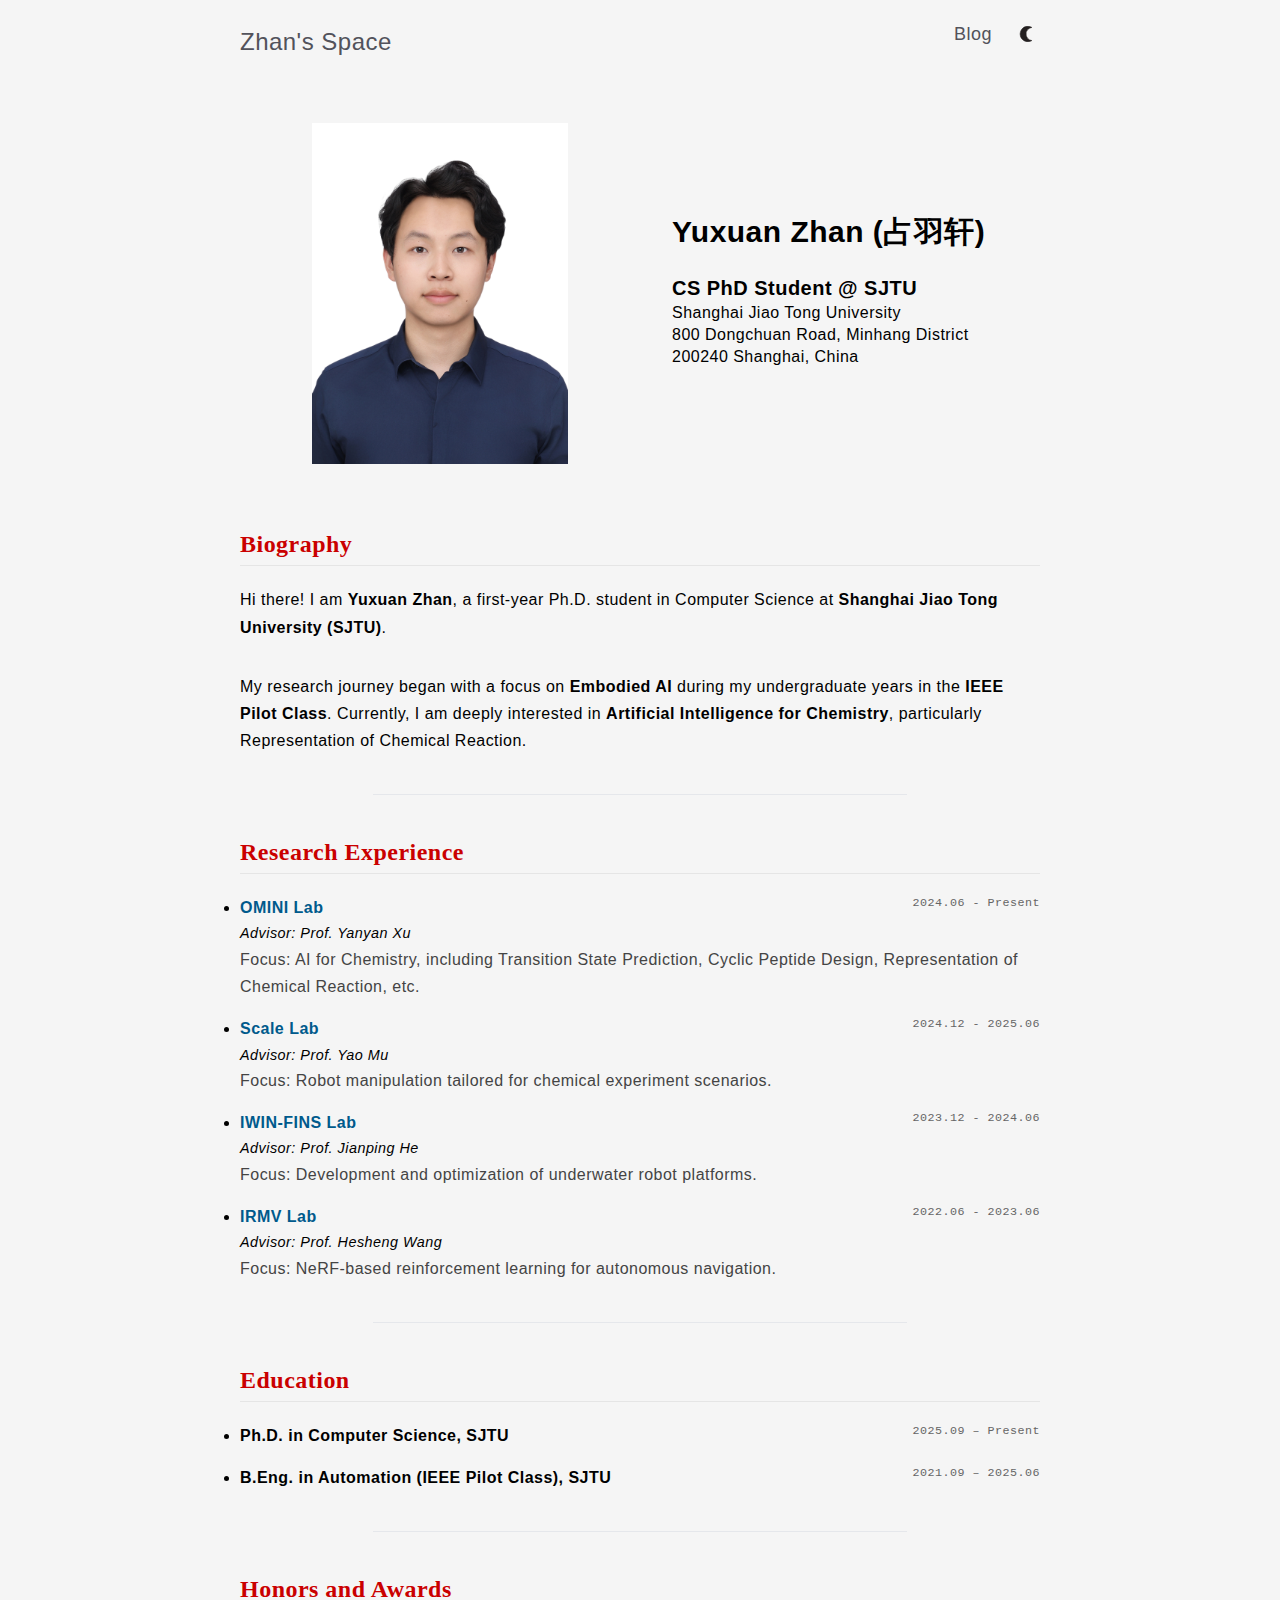
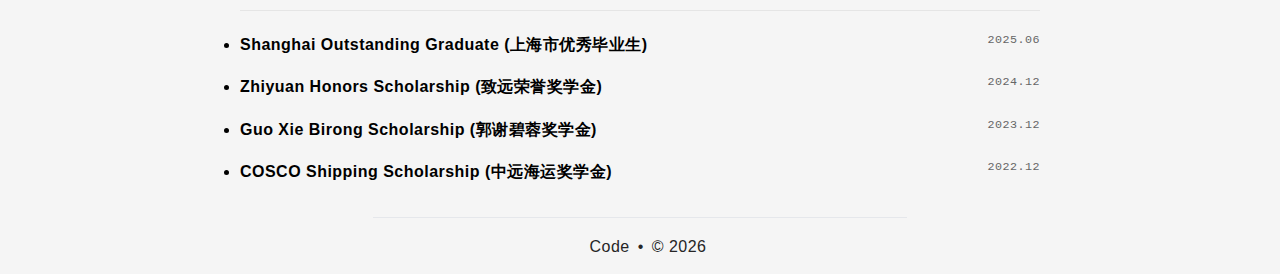
<file: index.html>
<!doctype html><html lang=en-us><head><meta name=generator content="Hugo 0.155.3"><meta charset=utf-8><meta name=viewport content="width=device-width,initial-scale=1,minimum-scale=1"><link rel=canonical href=https://SnailZhan.github.io/><title>Zhan's Space - Welcome to my space!</title><meta property="og:title" content="Zhan's Space"><meta property="og:site_name" content="Zhan's Space"><meta property="og:locale" content="en_us"><meta property="og:type" content="website"><meta property="og:image" content="https://SnailZhan.github.io/img/avatar.jpg"><meta property="og:image:alt" content="Zhan's Space"><meta property="og:url" content="https://SnailZhan.github.io/"><meta property="og:description" content="Welcome to my space!"><meta name=Description property="description" content="Welcome to my space!"><link rel=stylesheet href=https://SnailZhan.github.io/css/style.min.css><link rel=apple-touch-icon sizes=180x180 href=/apple-touch-icon.png><link rel=icon type=image/svg+xml href=/favicon.svg><link rel=icon type=image/png sizes=32x32 href=/favicon-32x32.png><link rel=icon type=image/png sizes=16x16 href=/favicon-16x16.png><link rel=manifest href=/site.webmanifest><link href=https://SnailZhan.github.io/index.xml type=application/atom+xml rel=alternate title="Sitewide Atom feed"><meta name=theme-color content="#f5f5f5" media="(prefers-color-scheme: light)"><meta name=theme-color content="#27272a" media="(prefers-color-scheme: dark)"><script>function updateMode(){localStorage.theme==="dark"||!("theme"in localStorage)&&window.matchMedia("(prefers-color-scheme: dark)").matches?document.documentElement.classList.add("dark"):document.documentElement.classList.remove("dark")}function toggleMode(){localStorage.theme==="dark"?localStorage.theme="light":localStorage.theme="dark",updateMode()}window.onload=updateMode();function toggleMenu(){let e=document.getElementById("navbar-default");e.classList.contains("hidden")?e.classList.remove("hidden"):e.classList.add("hidden")}</script><script type=application/ld+json>{"@context":"https://schema.org","@type":"WebSite","name":"Zhan\u0027s Space","url":"https:\/\/SnailZhan.github.io\/","description":"Welcome to my space!","author":{"@type":"Person","name":"","url":"https:\/\/SnailZhan.github.io\/"}}</script><script type=application/ld+json>{"@context":"https://schema.org","@type":"Person","name":"","url":"https:\/\/SnailZhan.github.io\/","image":"https:\/\/SnailZhan.github.io\/img\/avatar.jpg","description":"Welcome to my space!"}</script></head><body><header class="md:px-0 px-2"><nav><div class="container flex flex-wrap justify-between items-center mx-auto"><div class="nav-main my-2.5"><a href=https://SnailZhan.github.io/ class="nav-title py-2.5 text-2xl
text-zinc-600 dark:text-zinc-300 hover:border-b-0">Zhan's Space</a></div><button type=button onclick=toggleMenu() class="inline-flex items-center p-2 ml-3
text-sm text-gray-500
rounded-lg md:hidden hover:bg-gray-100
focus:outline-none focus:ring-2
focus:ring-gray-200 dark:text-gray-400
dark:hover:bg-gray-700 dark:focus:ring-gray-600" aria-controls=navbar-default aria-expanded=false>
<span class=sr-only>Open main menu</span>
<svg class="w-6 h-6" aria-hidden="true" fill="currentColor" viewBox="0 0 20 20"><path fill-rule="evenodd" d="M3 5a1 1 0 011-1h12a1 1 0 110 2H4A1 1 0 013 5zm0 5a1 1 0 011-1h12a1 1 0 110 2H4a1 1 0 01-1-1zm0 5a1 1 0 011-1h12a1 1 0 110 2H4a1 1 0 01-1-1z" clip-rule="evenodd"/></svg></button><div class="hidden w-full md:block md:w-auto" id=navbar-default><ul class="grid md:grid-flow-col items-center justify-between text-lg
my-2.5 grid-cols-1 pl-0 text-center"><li class="p-2.5 md:first:pl-0 md:border-none border-b dark:border-zinc-500 list-none"><a class="text-zinc-600 dark:text-zinc-300
hover:border-b-0 transition-colors duration-150" href=/blog/>Blog</a></li><li class="h-7 pl-2.5 pr-0 list-none"><button type=button onclick=toggleMode() class=h-full aria-label="Toggle between dark and light mode">
<img class="h-7 w-7 max-h-full mb-1.5 p-1.5 hidden dark:inline" id=ligh-mode-button-img alt="A sun icon for switching to light mode" src=https://SnailZhan.github.io/img/light_mode.svg>
<img class="h-7 w-7 max-h-full mb-1.5 p-1.5 inline dark:hidden" id=dark-mode-button-img alt="A moon icon for switching to dark mode" src=https://SnailZhan.github.io/img/dark_mode.svg></button></li></ul></div></div></nav></header><main class="content h-card container mt-2 m-auto
leading-loose md:px-0 px-2 z-0" role=main><div class="head container grid sm:grid-cols-2 grid-cols-1
justify-around flex-wrap items-center" itemscope itemtype=http://schema.org/Person><div class="picture p-8 max-w-[80%] mx-auto basis-20 grow shrink" itemscope itemtype=http://schema.org/ImageObject><picture><source srcset=img/avatar.jpg><img class="main-image u-photo mx-auto" itemprop=contentUrl alt="Yuxuan Zhan's Portrait" src=img/avatar.jpg></picture></div><div class="mx-4 ml-8 basis-60 grow shrink-2 leading-snug text-base"><a class="u-url font-bold" rel=me itemprop=url href=https://SnailZhan.github.io/><h1 class="text-black dark:text-zinc-300 p-name border-0" itemprop=name>Yuxuan Zhan (占羽轩)</h1></a><h2 itemprop=jobTitle class="text-xl my-0 border-none">CS PhD Student @ SJTU</h2><div itemprop=address itemscope itemtype=http://schema.org/PostalAddress><span itemprop=streetAddress>Shanghai Jiao Tong University<br>800 Dongchuan Road, Minhang District</span><br><span itemprop=postalCode>200240</span>
<span itemprop=addressLocality>Shanghai, China</span><br><br></div></div></div><style>.nature-h{font-family:Georgia,times new roman,serif!important;font-weight:700}.nature-red{color:#ca0000!important}.nature-blue{color:#005a8c!important}.section-title{border-bottom:1px solid #e5e5e5;padding-bottom:5px;margin-bottom:20px}ul{list-style-type:none;padding-left:0}li{margin-bottom:15px}.date-label{font-family:monospace;color:#666;font-size:.9em}</style><div style=margin-top:2rem></div><h2 class="nature-h nature-red section-title">Biography</h2><p>Hi there! I am <strong>Yuxuan Zhan</strong>, a first-year Ph.D. student in Computer Science at <strong>Shanghai Jiao Tong University (SJTU)</strong>.</p><p>My research journey began with a focus on <strong>Embodied AI</strong> during my undergraduate years in the <strong>IEEE Pilot Class</strong>. Currently, I am deeply interested in <strong>Artificial Intelligence for Chemistry</strong>, particularly Representation of Chemical Reaction.</p><hr><h2 class="nature-h nature-red section-title">Research Experience</h2><ul><li><div style=display:flex;justify-content:space-between><strong class=nature-blue>OMINI Lab</strong>
<span class=date-label>2024.06 - Present</span></div><div style=font-size:.9em;font-style:italic>Advisor: Prof. Yanyan Xu</div><div style=color:#444>Focus: AI for Chemistry, including Transition State Prediction, Cyclic Peptide Design, Representation of Chemical Reaction, etc.</div></li><li><div style=display:flex;justify-content:space-between><strong class=nature-blue>Scale Lab</strong>
<span class=date-label>2024.12 - 2025.06</span></div><div style=font-size:.9em;font-style:italic>Advisor: Prof. Yao Mu</div><div style=color:#444>Focus: Robot manipulation tailored for chemical experiment scenarios.</div></li><li><div style=display:flex;justify-content:space-between><strong class=nature-blue>IWIN-FINS Lab</strong>
<span class=date-label>2023.12 - 2024.06</span></div><div style=font-size:.9em;font-style:italic>Advisor: Prof. Jianping He</div><div style=color:#444>Focus: Development and optimization of underwater robot platforms.</div></li><li><div style=display:flex;justify-content:space-between><strong class=nature-blue>IRMV Lab</strong>
<span class=date-label>2022.06 - 2023.06</span></div><div style=font-size:.9em;font-style:italic>Advisor: Prof. Hesheng Wang</div><div style=color:#444>Focus: NeRF-based reinforcement learning for autonomous navigation.</div></li></ul><hr><h2 class="nature-h nature-red section-title">Education</h2><ul><li><div style=display:flex;justify-content:space-between><strong>Ph.D. in Computer Science, SJTU</strong>
<span class=date-label>2025.09 – Present</span></div></li><li><div style=display:flex;justify-content:space-between><strong>B.Eng. in Automation (IEEE Pilot Class), SJTU</strong>
<span class=date-label>2021.09 – 2025.06</span></div></li></ul><hr><h2 class="nature-h nature-red section-title">Honors and Awards</h2><ul><li><div style=display:flex;justify-content:space-between><strong>Shanghai Outstanding Graduate (上海市优秀毕业生)</strong>
<span class=date-label>2025.06</span></div></li><li><div style=display:flex;justify-content:space-between><strong>Zhiyuan Honors Scholarship (致远荣誉奖学金)</strong>
<span class=date-label>2024.12</span></div></li><li><div style=display:flex;justify-content:space-between><strong>Guo Xie Birong Scholarship (郭谢碧蓉奖学金)</strong>
<span class=date-label>2023.12</span></div></li><li><div style=display:flex;justify-content:space-between><strong>COSCO Shipping Scholarship (中远海运奖学金)</strong>
<span class=date-label>2022.12</span></div></li></ul></main><footer class="footer container h-10 text-center mt-1"><hr class=my-4><ul class="pl-0 mt-1"><li class="ml-2 first:before:content-none before:content-['•']
inline-block list-none"><a class="ml-2 text-neutral-800
dark:text-neutral-400 border-none" href=https://github.com/hugcis/hugo-astatine-theme>Code</a></li><li class="ml-2 first:before:content-none before:content-['•']
text-neutral-800 dark:text-neutral-400 inline-block list-none"><span class=ml-2>© 2026</span></li></ul></footer><script>function toggleModal(e){return t=>{(t.target.id.startsWith("#open-modal")||t.target.id.startsWith("#close-modal")||t.target.classList.contains("open-modal"))&&(t.stopPropagation(),e.classList.toggle("invisible"),e.classList.toggle("pointer-events-auto"),document.body.classList.toggle("pointer-events-none"))}}var id,modWin,closeButton,clipboardCopyButtons,list=document.getElementsByClassName("open-modal");for(let e of list)id=e.attributes["data-target"].textContent,modWin=document.getElementById(id),closeButton=document.getElementById(id.replace("open","close")),e.addEventListener("click",toggleModal(modWin)),closeButton.addEventListener("click",toggleModal(modWin)),modWin.addEventListener("click",toggleModal(modWin));clipboardCopyButtons=document.getElementsByClassName("modal-copy-citation");for(let e of clipboardCopyButtons){let t=e.id.replace("#copy-",""),n=document.getElementById(t);e.addEventListener("click",function(e){return function(){if(!e){var t=this.innerHTML;navigator.clipboard.writeText(n.innerHTML).then(()=>{this.innerHTML="Copied!",this.disabled=!0},()=>{this.innerHTML="Error copying!"}),e=!0,setTimeout(function(){this.innerHTML=t,this.disabled=!1,e=!1}.bind(this),1e3)}}}(!1),this)}</script></body></html>
</file>
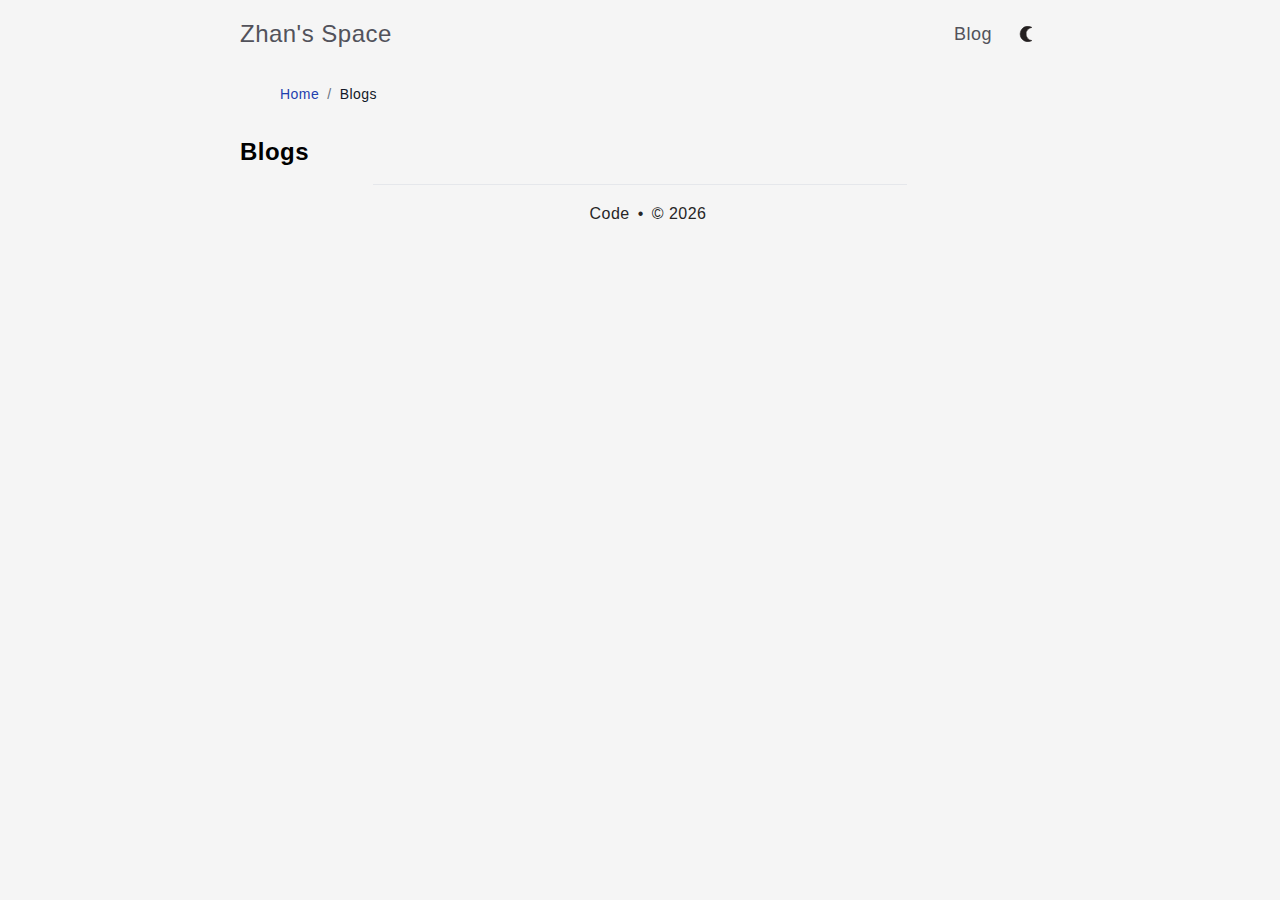
<file: blog/index.html>
<!doctype html><html lang=en-us><head><meta charset=utf-8><meta name=viewport content="width=device-width,initial-scale=1,minimum-scale=1"><link rel=canonical href=https://SnailZhan.github.io/blog/><title>Blogs - Zhan's Space</title><meta property="og:title" content="Blogs - Zhan's Space"><meta property="og:site_name" content="Zhan's Space"><meta property="og:locale" content="en_us"><meta property="og:type" content="website"><meta property="og:image" content="https://SnailZhan.github.io/img/avatar.jpg"><meta property="og:image:width" content="400"><meta property="og:image:height" content="400"><meta property="og:image:alt" content="Blogs"><meta property="og:url" content="https://SnailZhan.github.io/blog/"><meta property="og:description" content="Welcome to my space!"><meta name=Description property="description" content="Welcome to my space!"><link rel=stylesheet href=https://SnailZhan.github.io/css/style.min.css><link rel=apple-touch-icon sizes=180x180 href=/apple-touch-icon.png><link rel=icon type=image/svg+xml href=/favicon.svg><link rel=icon type=image/png sizes=32x32 href=/favicon-32x32.png><link rel=icon type=image/png sizes=16x16 href=/favicon-16x16.png><link rel=manifest href=/site.webmanifest><link href=https://SnailZhan.github.io/index.xml type=application/atom+xml rel=alternate title="Sitewide Atom feed"><meta name=theme-color content="#f5f5f5" media="(prefers-color-scheme: light)"><meta name=theme-color content="#27272a" media="(prefers-color-scheme: dark)"><script>function updateMode(){localStorage.theme==="dark"||!("theme"in localStorage)&&window.matchMedia("(prefers-color-scheme: dark)").matches?document.documentElement.classList.add("dark"):document.documentElement.classList.remove("dark")}function toggleMode(){localStorage.theme==="dark"?localStorage.theme="light":localStorage.theme="dark",updateMode()}window.onload=updateMode();function toggleMenu(){let e=document.getElementById("navbar-default");e.classList.contains("hidden")?e.classList.remove("hidden"):e.classList.add("hidden")}</script><script type=application/ld+json>{"@context":"https://schema.org","@type":"BreadcrumbList","itemListElement":[{"@type":"ListItem","position":1,"name":"Home","item":"https:\/\/SnailZhan.github.io\/"},{"@type":"ListItem","position":2,"name":"Blogs","item":"https:\/\/SnailZhan.github.io\/blog\/"}]}</script></head><body><header class="md:px-0 px-2"><nav><div class="container flex flex-wrap justify-between items-center mx-auto"><div class="nav-main my-2.5"><a href=https://SnailZhan.github.io/ class="nav-title py-2.5 text-2xl
text-zinc-600 dark:text-zinc-300 hover:border-b-0">Zhan's Space</a></div><button type=button onclick=toggleMenu() class="inline-flex items-center p-2 ml-3
text-sm text-gray-500
rounded-lg md:hidden hover:bg-gray-100
focus:outline-none focus:ring-2
focus:ring-gray-200 dark:text-gray-400
dark:hover:bg-gray-700 dark:focus:ring-gray-600" aria-controls=navbar-default aria-expanded=false>
<span class=sr-only>Open main menu</span>
<svg class="w-6 h-6" aria-hidden="true" fill="currentColor" viewBox="0 0 20 20"><path fill-rule="evenodd" d="M3 5a1 1 0 011-1h12a1 1 0 110 2H4A1 1 0 013 5zm0 5a1 1 0 011-1h12a1 1 0 110 2H4a1 1 0 01-1-1zm0 5a1 1 0 011-1h12a1 1 0 110 2H4a1 1 0 01-1-1z" clip-rule="evenodd"/></svg></button><div class="hidden w-full md:block md:w-auto" id=navbar-default><ul class="grid md:grid-flow-col items-center justify-between text-lg
my-2.5 grid-cols-1 pl-0 text-center"><li class="p-2.5 md:first:pl-0 md:border-none border-b dark:border-zinc-500 list-none"><a class="text-zinc-600 dark:text-zinc-300
hover:border-b-0 transition-colors duration-150" href=/blog/>Blog</a></li><li class="h-7 pl-2.5 pr-0 list-none"><button type=button onclick=toggleMode() class=h-full aria-label="Toggle between dark and light mode">
<img class="h-7 w-7 max-h-full mb-1.5 p-1.5 hidden dark:inline" id=ligh-mode-button-img alt="A sun icon for switching to light mode" src=https://SnailZhan.github.io/img/light_mode.svg>
<img class="h-7 w-7 max-h-full mb-1.5 p-1.5 inline dark:hidden" id=dark-mode-button-img alt="A moon icon for switching to dark mode" src=https://SnailZhan.github.io/img/dark_mode.svg></button></li></ul></div></div></nav></header><main class="content h-card container mt-2 m-auto
leading-loose md:px-0 px-2 z-0" role=main><nav aria-label=Breadcrumb class="breadcrumb text-sm text-gray-500 dark:text-gray-400 mb-4"><ol class="flex flex-wrap items-center" itemscope itemtype=https://schema.org/BreadcrumbList><li itemprop=itemListElement itemscope itemtype=https://schema.org/ListItem class="flex items-center"><a itemprop=item href=https://SnailZhan.github.io/ class="border-none hover:text-gray-700 dark:hover:text-gray-200"><span itemprop=name>Home</span>
</a><meta itemprop=position content="1"><span class=mx-2>/</span></li><li itemprop=itemListElement itemscope itemtype=https://schema.org/ListItem class="flex items-center"><span itemprop=name class="text-gray-900 dark:text-gray-100 font-medium" aria-current=page>Blogs
</span><meta itemprop=item content="https://SnailZhan.github.io/blog/"><meta itemprop=position content="2"></li></ol></nav><h1 class="text-2xl font-bold mb-4">Blogs</h1></main><footer class="footer container h-10 text-center mt-1"><hr class=my-4><ul class="pl-0 mt-1"><li class="ml-2 first:before:content-none before:content-['•']
inline-block list-none"><a class="ml-2 text-neutral-800
dark:text-neutral-400 border-none" href=https://github.com/hugcis/hugo-astatine-theme>Code</a></li><li class="ml-2 first:before:content-none before:content-['•']
text-neutral-800 dark:text-neutral-400 inline-block list-none"><span class=ml-2>© 2026</span></li></ul></footer></body></html>
</file>
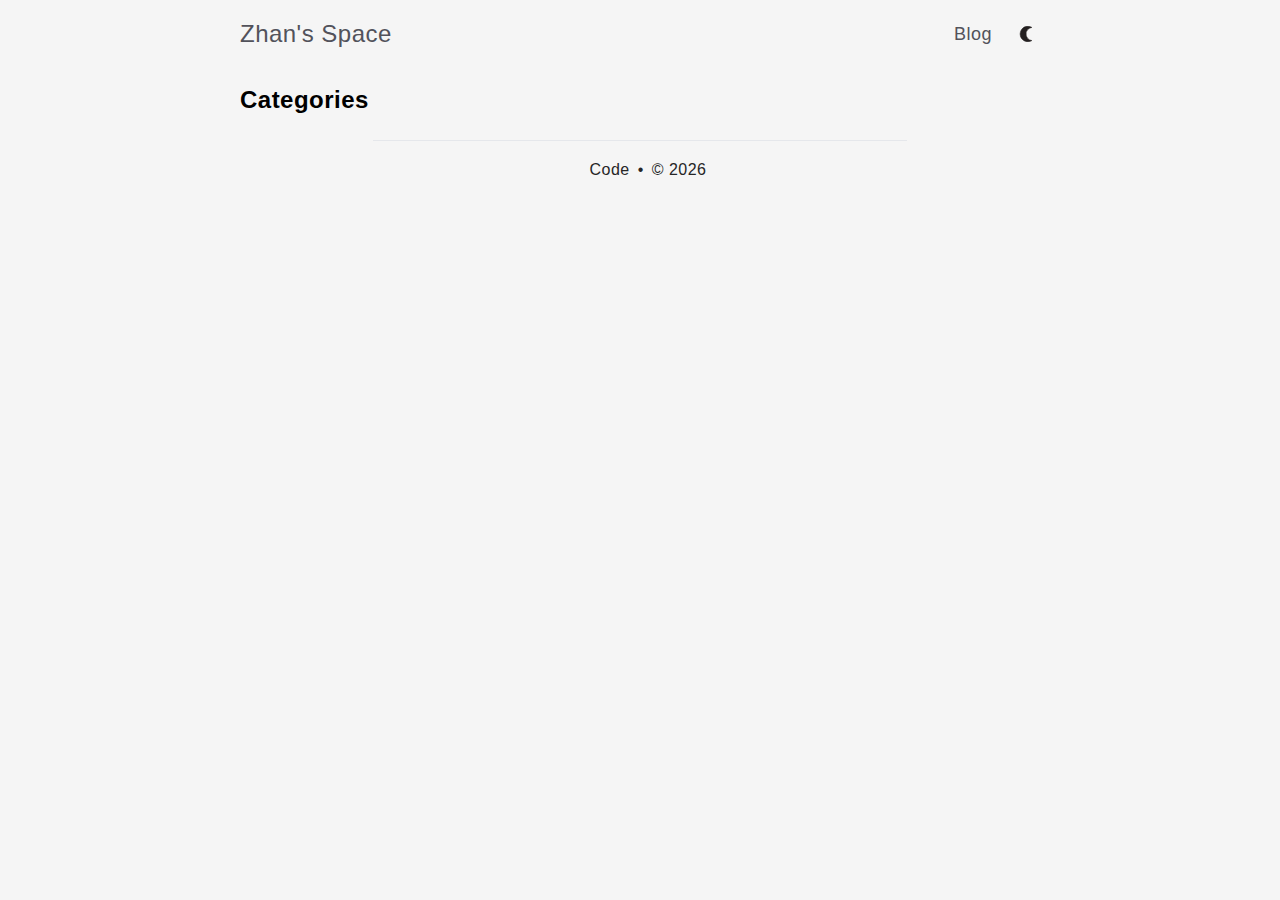
<file: categories/index.html>
<!doctype html><html lang=en-us><head><meta charset=utf-8><meta name=viewport content="width=device-width,initial-scale=1,minimum-scale=1"><link rel=canonical href=https://SnailZhan.github.io/categories/><title>Categories - Zhan's Space</title><meta property="og:title" content="Categories - Zhan's Space"><meta property="og:site_name" content="Zhan's Space"><meta property="og:locale" content="en_us"><meta property="og:type" content="website"><meta property="og:image" content="https://SnailZhan.github.io/img/avatar.jpg"><meta property="og:image:width" content="400"><meta property="og:image:height" content="400"><meta property="og:image:alt" content="Categories"><meta property="og:url" content="https://SnailZhan.github.io/categories/"><meta property="og:description" content="Welcome to my space!"><meta name=Description property="description" content="Welcome to my space!"><link rel=stylesheet href=https://SnailZhan.github.io/css/style.min.css><link rel=apple-touch-icon sizes=180x180 href=/apple-touch-icon.png><link rel=icon type=image/svg+xml href=/favicon.svg><link rel=icon type=image/png sizes=32x32 href=/favicon-32x32.png><link rel=icon type=image/png sizes=16x16 href=/favicon-16x16.png><link rel=manifest href=/site.webmanifest><link href=https://SnailZhan.github.io/index.xml type=application/atom+xml rel=alternate title="Sitewide Atom feed"><meta name=theme-color content="#f5f5f5" media="(prefers-color-scheme: light)"><meta name=theme-color content="#27272a" media="(prefers-color-scheme: dark)"><script>function updateMode(){localStorage.theme==="dark"||!("theme"in localStorage)&&window.matchMedia("(prefers-color-scheme: dark)").matches?document.documentElement.classList.add("dark"):document.documentElement.classList.remove("dark")}function toggleMode(){localStorage.theme==="dark"?localStorage.theme="light":localStorage.theme="dark",updateMode()}window.onload=updateMode();function toggleMenu(){let e=document.getElementById("navbar-default");e.classList.contains("hidden")?e.classList.remove("hidden"):e.classList.add("hidden")}</script><script type=application/ld+json>{"@context":"https://schema.org","@type":"BreadcrumbList","itemListElement":[{"@type":"ListItem","position":1,"name":"Home","item":"https:\/\/SnailZhan.github.io\/"}]}</script></head><body><header class="md:px-0 px-2"><nav><div class="container flex flex-wrap justify-between items-center mx-auto"><div class="nav-main my-2.5"><a href=https://SnailZhan.github.io/ class="nav-title py-2.5 text-2xl
text-zinc-600 dark:text-zinc-300 hover:border-b-0">Zhan's Space</a></div><button type=button onclick=toggleMenu() class="inline-flex items-center p-2 ml-3
text-sm text-gray-500
rounded-lg md:hidden hover:bg-gray-100
focus:outline-none focus:ring-2
focus:ring-gray-200 dark:text-gray-400
dark:hover:bg-gray-700 dark:focus:ring-gray-600" aria-controls=navbar-default aria-expanded=false>
<span class=sr-only>Open main menu</span>
<svg class="w-6 h-6" aria-hidden="true" fill="currentColor" viewBox="0 0 20 20"><path fill-rule="evenodd" d="M3 5a1 1 0 011-1h12a1 1 0 110 2H4A1 1 0 013 5zm0 5a1 1 0 011-1h12a1 1 0 110 2H4a1 1 0 01-1-1zm0 5a1 1 0 011-1h12a1 1 0 110 2H4a1 1 0 01-1-1z" clip-rule="evenodd"/></svg></button><div class="hidden w-full md:block md:w-auto" id=navbar-default><ul class="grid md:grid-flow-col items-center justify-between text-lg
my-2.5 grid-cols-1 pl-0 text-center"><li class="p-2.5 md:first:pl-0 md:border-none border-b dark:border-zinc-500 list-none"><a class="text-zinc-600 dark:text-zinc-300
hover:border-b-0 transition-colors duration-150" href=/blog/>Blog</a></li><li class="h-7 pl-2.5 pr-0 list-none"><button type=button onclick=toggleMode() class=h-full aria-label="Toggle between dark and light mode">
<img class="h-7 w-7 max-h-full mb-1.5 p-1.5 hidden dark:inline" id=ligh-mode-button-img alt="A sun icon for switching to light mode" src=https://SnailZhan.github.io/img/light_mode.svg>
<img class="h-7 w-7 max-h-full mb-1.5 p-1.5 inline dark:hidden" id=dark-mode-button-img alt="A moon icon for switching to dark mode" src=https://SnailZhan.github.io/img/dark_mode.svg></button></li></ul></div></div></nav></header><main class="content h-card container mt-2 m-auto
leading-loose md:px-0 px-2 z-0" role=main><div class=category><h2 class=category-title>Categories</h2></div></main><footer class="footer container h-10 text-center mt-1"><hr class=my-4><ul class="pl-0 mt-1"><li class="ml-2 first:before:content-none before:content-['•']
inline-block list-none"><a class="ml-2 text-neutral-800
dark:text-neutral-400 border-none" href=https://github.com/hugcis/hugo-astatine-theme>Code</a></li><li class="ml-2 first:before:content-none before:content-['•']
text-neutral-800 dark:text-neutral-400 inline-block list-none"><span class=ml-2>© 2026</span></li></ul></footer></body></html>
</file>
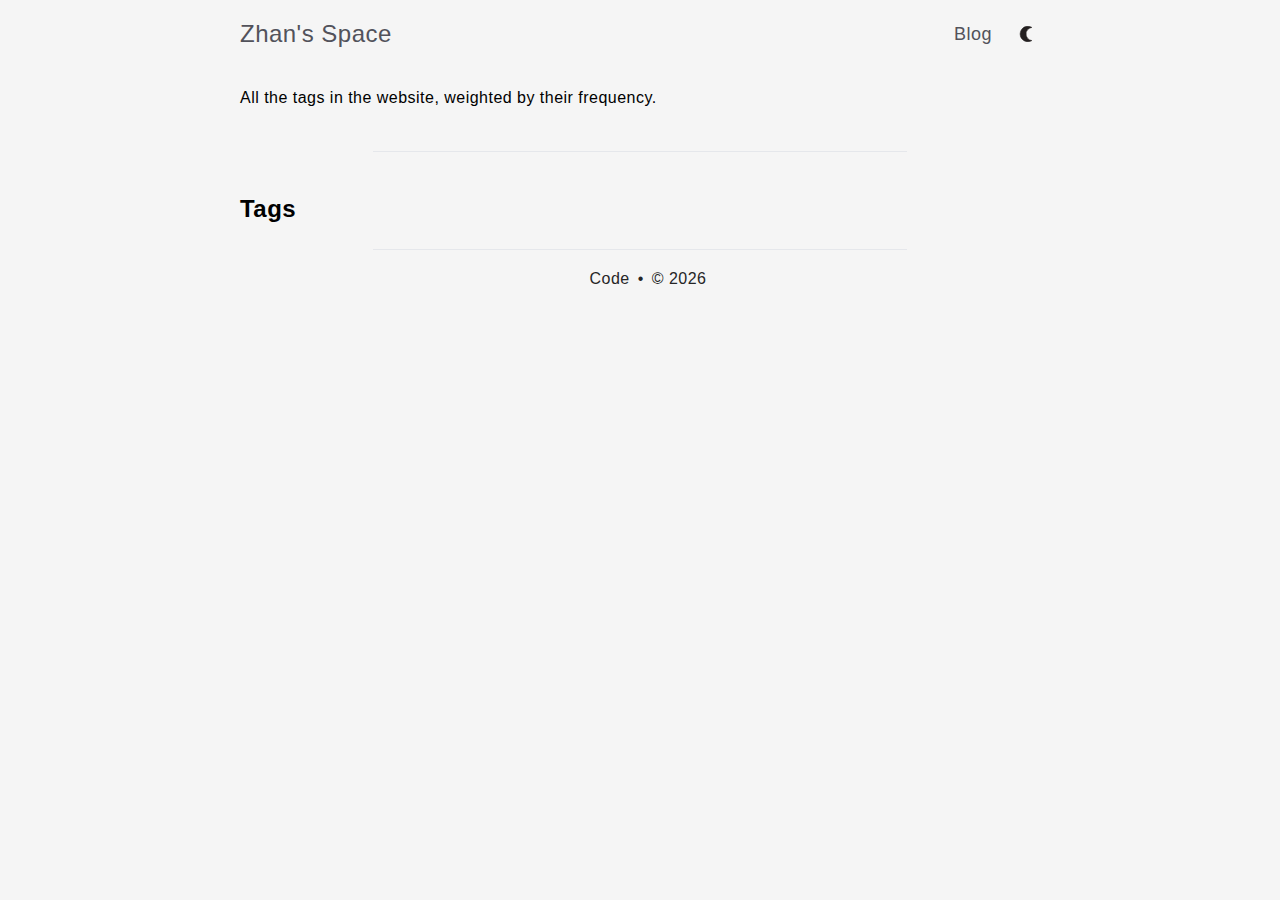
<file: tags/index.html>
<!doctype html><html lang=en-us><head><meta charset=utf-8><meta name=viewport content="width=device-width,initial-scale=1,minimum-scale=1"><link rel=canonical href=https://SnailZhan.github.io/tags/><title>Tags - Zhan's Space</title><meta property="og:title" content="Tags - Zhan's Space"><meta property="og:site_name" content="Zhan's Space"><meta property="og:locale" content="en_us"><meta property="og:type" content="website"><meta property="og:image" content="https://SnailZhan.github.io/img/avatar.jpg"><meta property="og:image:width" content="400"><meta property="og:image:height" content="400"><meta property="og:image:alt" content="Tags"><meta property="og:url" content="https://SnailZhan.github.io/tags/"><meta property="og:description" content="A list of all the tags in the site. They are arranged in a word cloud"><meta name=Description property="description" content="A list of all the tags in the site. They are arranged in a word cloud"><link rel=stylesheet href=https://SnailZhan.github.io/css/style.min.css><link rel=apple-touch-icon sizes=180x180 href=/apple-touch-icon.png><link rel=icon type=image/svg+xml href=/favicon.svg><link rel=icon type=image/png sizes=32x32 href=/favicon-32x32.png><link rel=icon type=image/png sizes=16x16 href=/favicon-16x16.png><link rel=manifest href=/site.webmanifest><link href=https://SnailZhan.github.io/index.xml type=application/atom+xml rel=alternate title="Sitewide Atom feed"><meta name=theme-color content="#f5f5f5" media="(prefers-color-scheme: light)"><meta name=theme-color content="#27272a" media="(prefers-color-scheme: dark)"><script>function updateMode(){localStorage.theme==="dark"||!("theme"in localStorage)&&window.matchMedia("(prefers-color-scheme: dark)").matches?document.documentElement.classList.add("dark"):document.documentElement.classList.remove("dark")}function toggleMode(){localStorage.theme==="dark"?localStorage.theme="light":localStorage.theme="dark",updateMode()}window.onload=updateMode();function toggleMenu(){let e=document.getElementById("navbar-default");e.classList.contains("hidden")?e.classList.remove("hidden"):e.classList.add("hidden")}</script><script type=application/ld+json>{"@context":"https://schema.org","@type":"BreadcrumbList","itemListElement":[{"@type":"ListItem","position":1,"name":"Home","item":"https:\/\/SnailZhan.github.io\/"}]}</script></head><body><header class="md:px-0 px-2"><nav><div class="container flex flex-wrap justify-between items-center mx-auto"><div class="nav-main my-2.5"><a href=https://SnailZhan.github.io/ class="nav-title py-2.5 text-2xl
text-zinc-600 dark:text-zinc-300 hover:border-b-0">Zhan's Space</a></div><button type=button onclick=toggleMenu() class="inline-flex items-center p-2 ml-3
text-sm text-gray-500
rounded-lg md:hidden hover:bg-gray-100
focus:outline-none focus:ring-2
focus:ring-gray-200 dark:text-gray-400
dark:hover:bg-gray-700 dark:focus:ring-gray-600" aria-controls=navbar-default aria-expanded=false>
<span class=sr-only>Open main menu</span>
<svg class="w-6 h-6" aria-hidden="true" fill="currentColor" viewBox="0 0 20 20"><path fill-rule="evenodd" d="M3 5a1 1 0 011-1h12a1 1 0 110 2H4A1 1 0 013 5zm0 5a1 1 0 011-1h12a1 1 0 110 2H4a1 1 0 01-1-1zm0 5a1 1 0 011-1h12a1 1 0 110 2H4a1 1 0 01-1-1z" clip-rule="evenodd"/></svg></button><div class="hidden w-full md:block md:w-auto" id=navbar-default><ul class="grid md:grid-flow-col items-center justify-between text-lg
my-2.5 grid-cols-1 pl-0 text-center"><li class="p-2.5 md:first:pl-0 md:border-none border-b dark:border-zinc-500 list-none"><a class="text-zinc-600 dark:text-zinc-300
hover:border-b-0 transition-colors duration-150" href=/blog/>Blog</a></li><li class="h-7 pl-2.5 pr-0 list-none"><button type=button onclick=toggleMode() class=h-full aria-label="Toggle between dark and light mode">
<img class="h-7 w-7 max-h-full mb-1.5 p-1.5 hidden dark:inline" id=ligh-mode-button-img alt="A sun icon for switching to light mode" src=https://SnailZhan.github.io/img/light_mode.svg>
<img class="h-7 w-7 max-h-full mb-1.5 p-1.5 inline dark:hidden" id=dark-mode-button-img alt="A moon icon for switching to dark mode" src=https://SnailZhan.github.io/img/dark_mode.svg></button></li></ul></div></div></nav></header><main class="content h-card container mt-2 m-auto
leading-loose md:px-0 px-2 z-0" role=main><p>All the tags in the website, weighted by their frequency.</p><hr><div><h2>Tags</h2></div></main><footer class="footer container h-10 text-center mt-1"><hr class=my-4><ul class="pl-0 mt-1"><li class="ml-2 first:before:content-none before:content-['•']
inline-block list-none"><a class="ml-2 text-neutral-800
dark:text-neutral-400 border-none" href=https://github.com/hugcis/hugo-astatine-theme>Code</a></li><li class="ml-2 first:before:content-none before:content-['•']
text-neutral-800 dark:text-neutral-400 inline-block list-none"><span class=ml-2>© 2026</span></li></ul></footer></body></html>
</file>
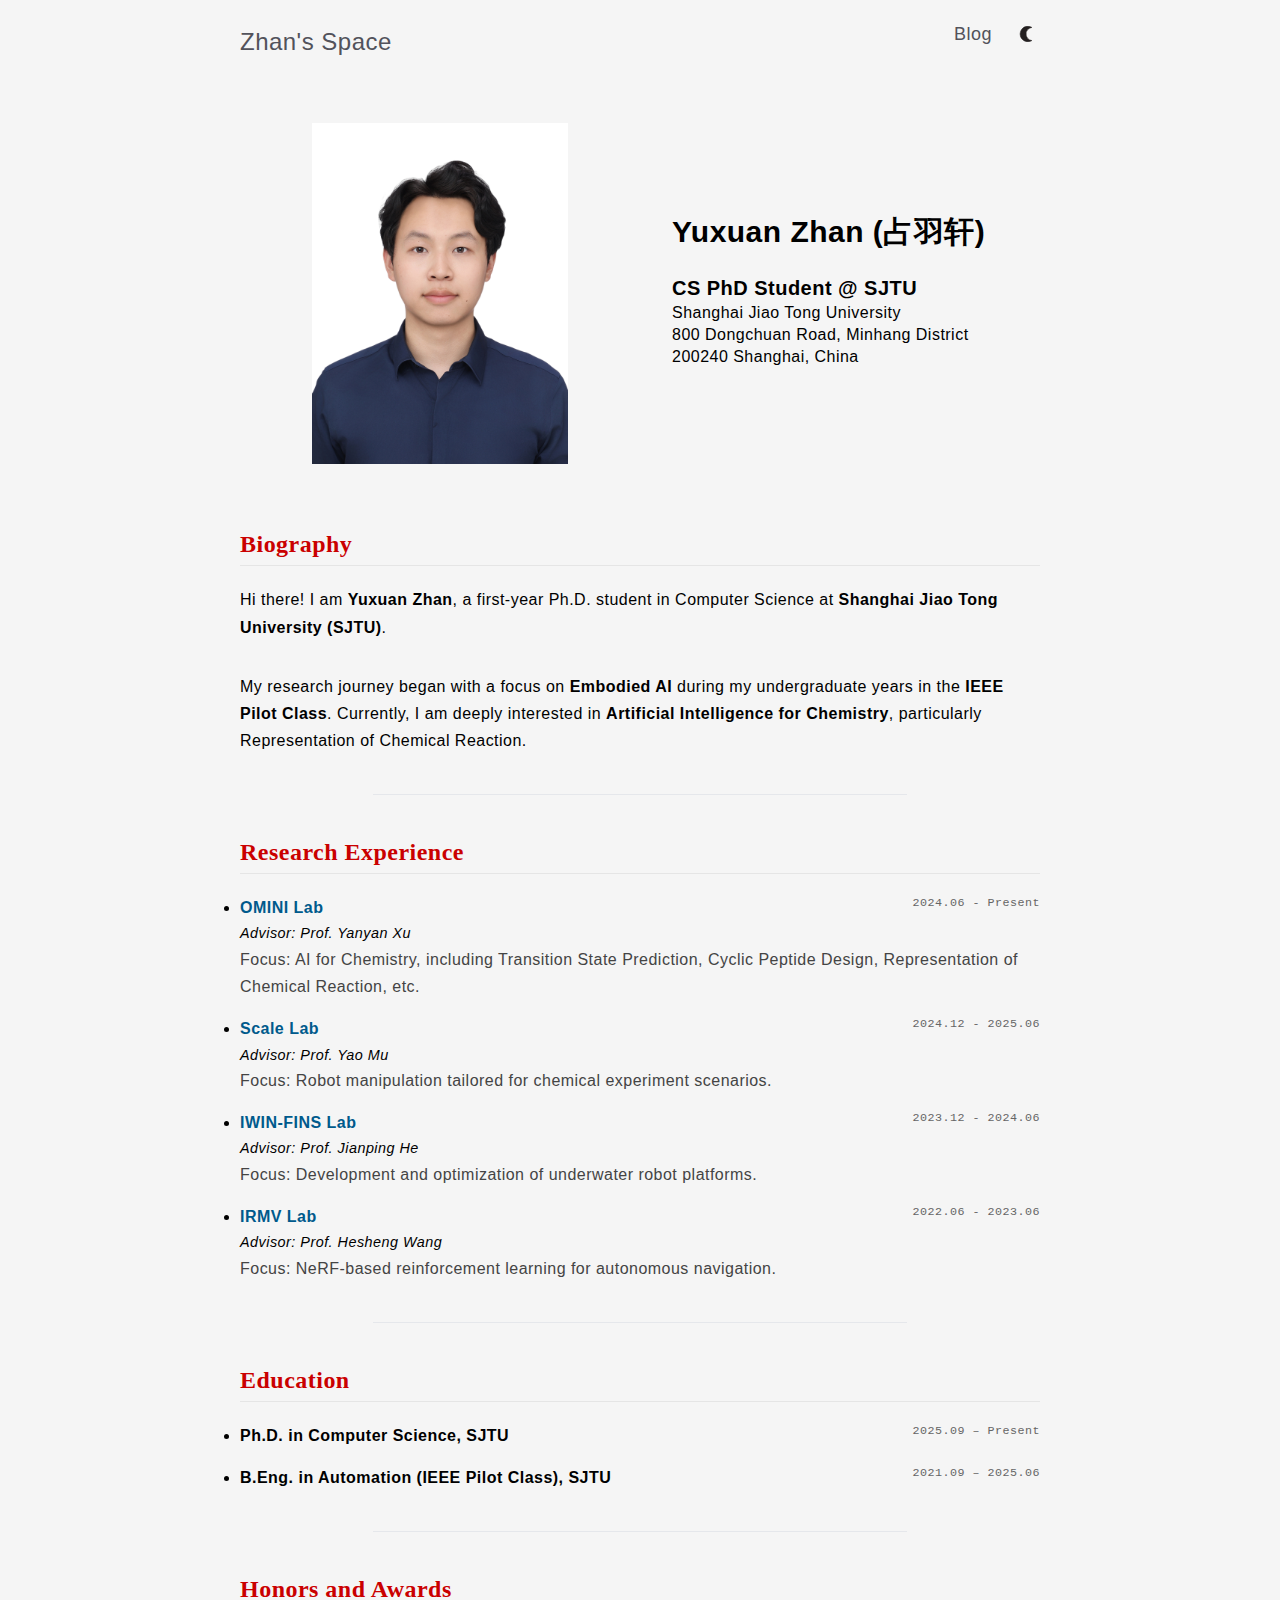
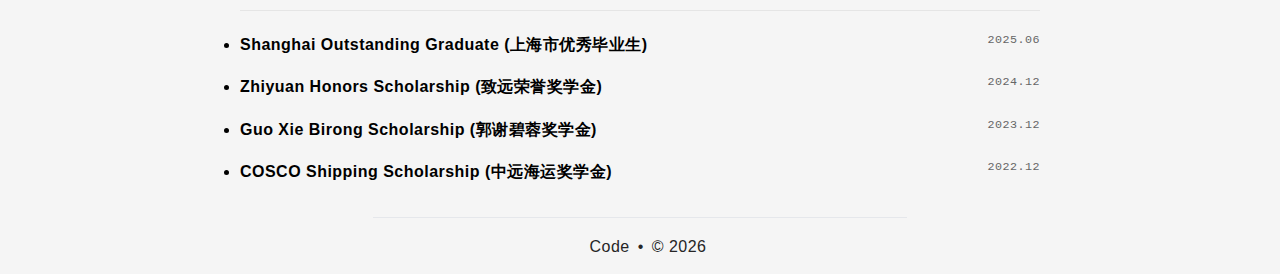
<file: page/1/index.html>
<!doctype html><html lang=en-us><head><title>https://SnailZhan.github.io/</title><link rel=canonical href=https://SnailZhan.github.io/><meta charset=utf-8><meta http-equiv=refresh content="0; url=https://SnailZhan.github.io/"></head></html>
</file>
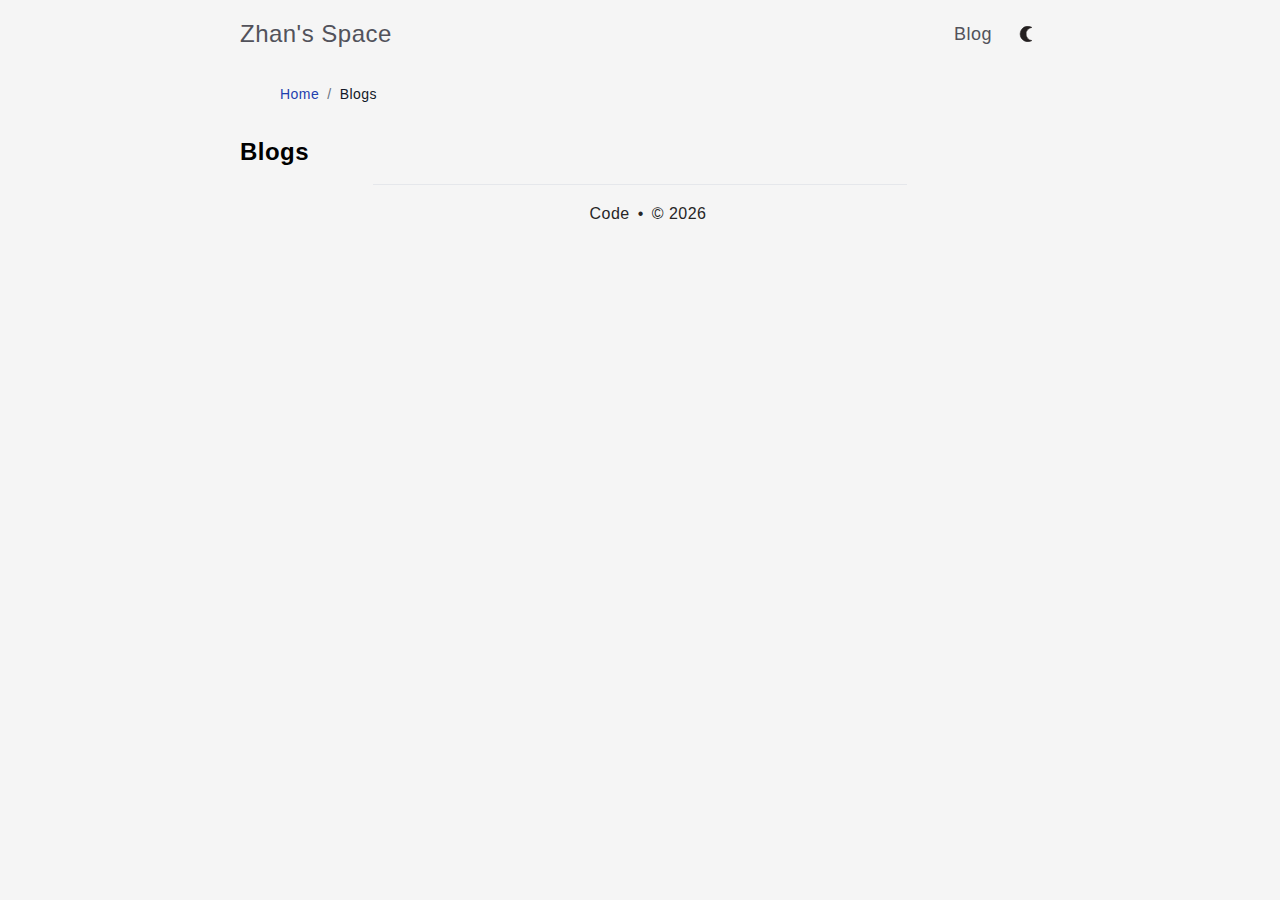
<file: blog/page/1/index.html>
<!doctype html><html lang=en-us><head><title>https://SnailZhan.github.io/blog/</title><link rel=canonical href=https://SnailZhan.github.io/blog/><meta charset=utf-8><meta http-equiv=refresh content="0; url=https://SnailZhan.github.io/blog/"></head></html>
</file>
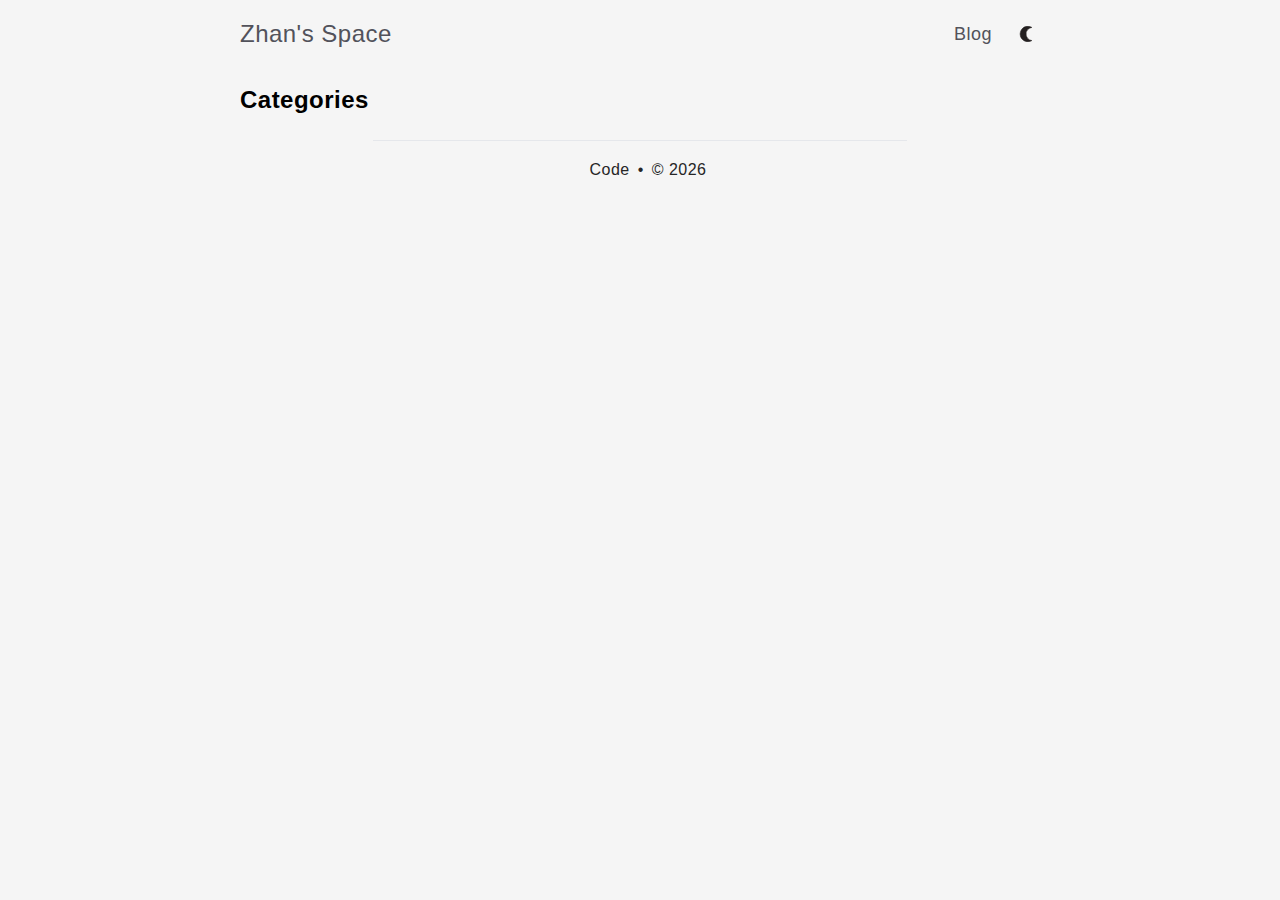
<file: categories/page/1/index.html>
<!doctype html><html lang=en-us><head><title>https://SnailZhan.github.io/categories/</title><link rel=canonical href=https://SnailZhan.github.io/categories/><meta charset=utf-8><meta http-equiv=refresh content="0; url=https://SnailZhan.github.io/categories/"></head></html>
</file>
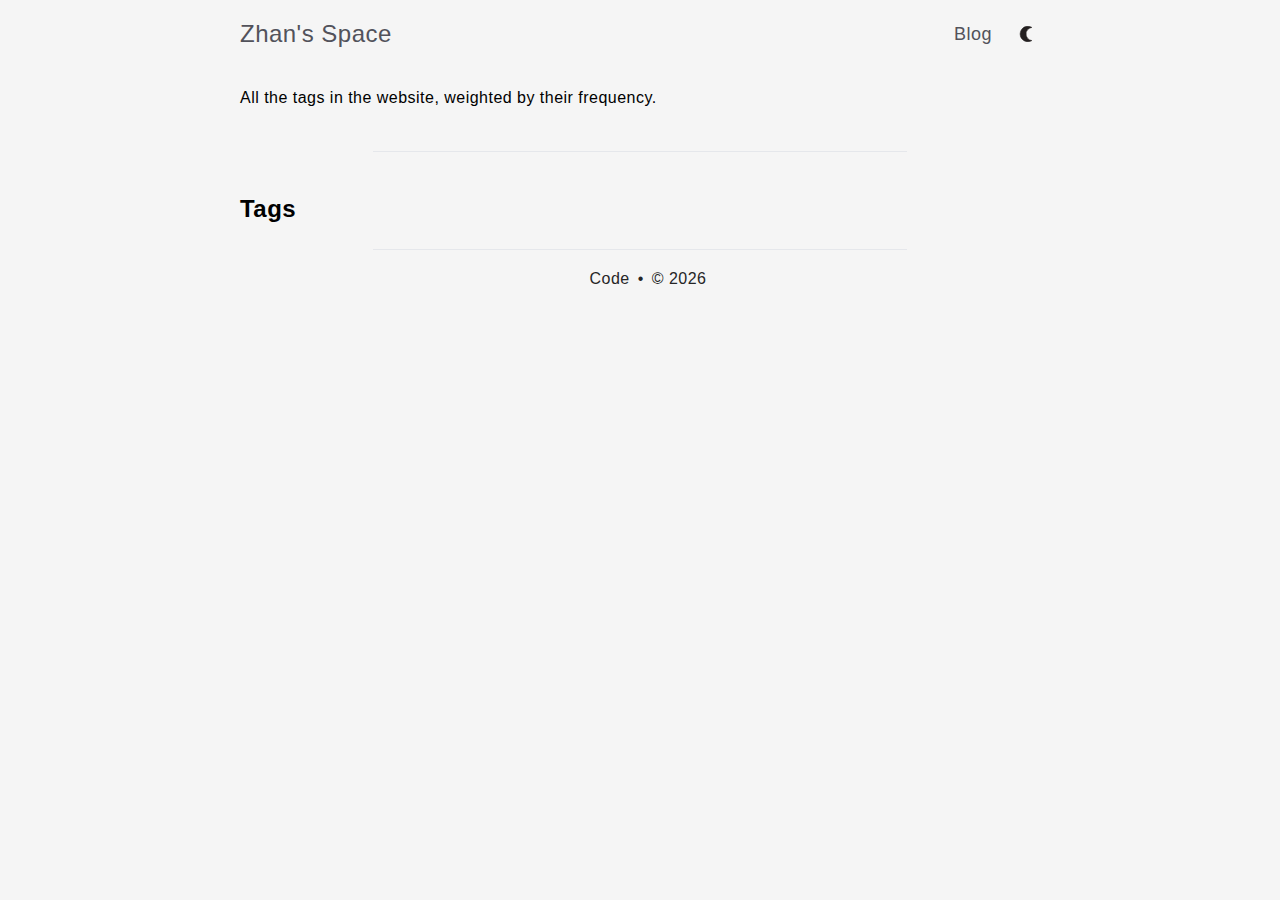
<file: tags/page/1/index.html>
<!doctype html><html lang=en-us><head><title>https://SnailZhan.github.io/tags/</title><link rel=canonical href=https://SnailZhan.github.io/tags/><meta charset=utf-8><meta http-equiv=refresh content="0; url=https://SnailZhan.github.io/tags/"></head></html>
</file>
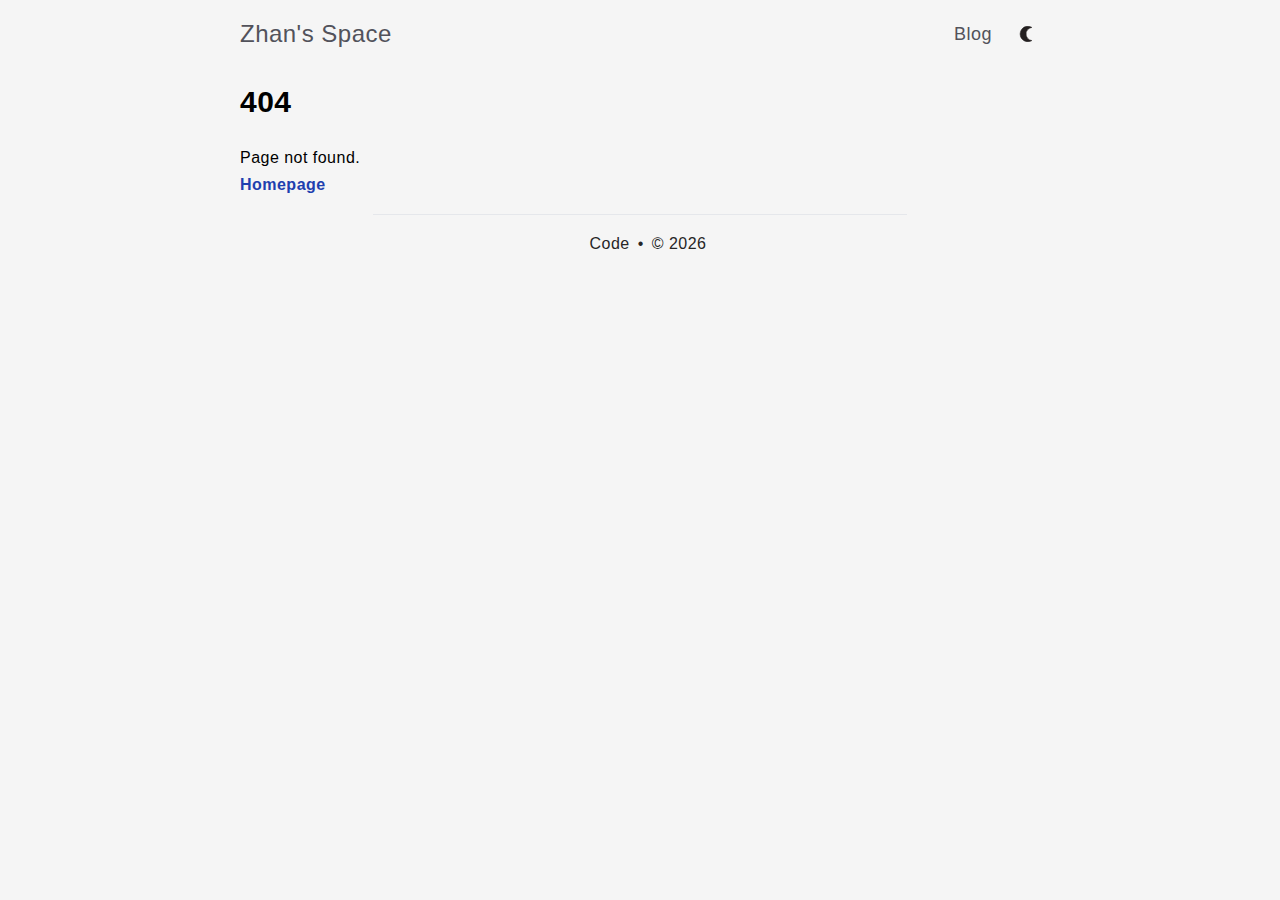
<file: 404/page/1.html>
<!doctype html><html lang=en-us><head><title>https://SnailZhan.github.io/404.html</title><link rel=canonical href=https://SnailZhan.github.io/404.html><meta charset=utf-8><meta http-equiv=refresh content="0; url=https://SnailZhan.github.io/404.html"></head></html>
</file>
